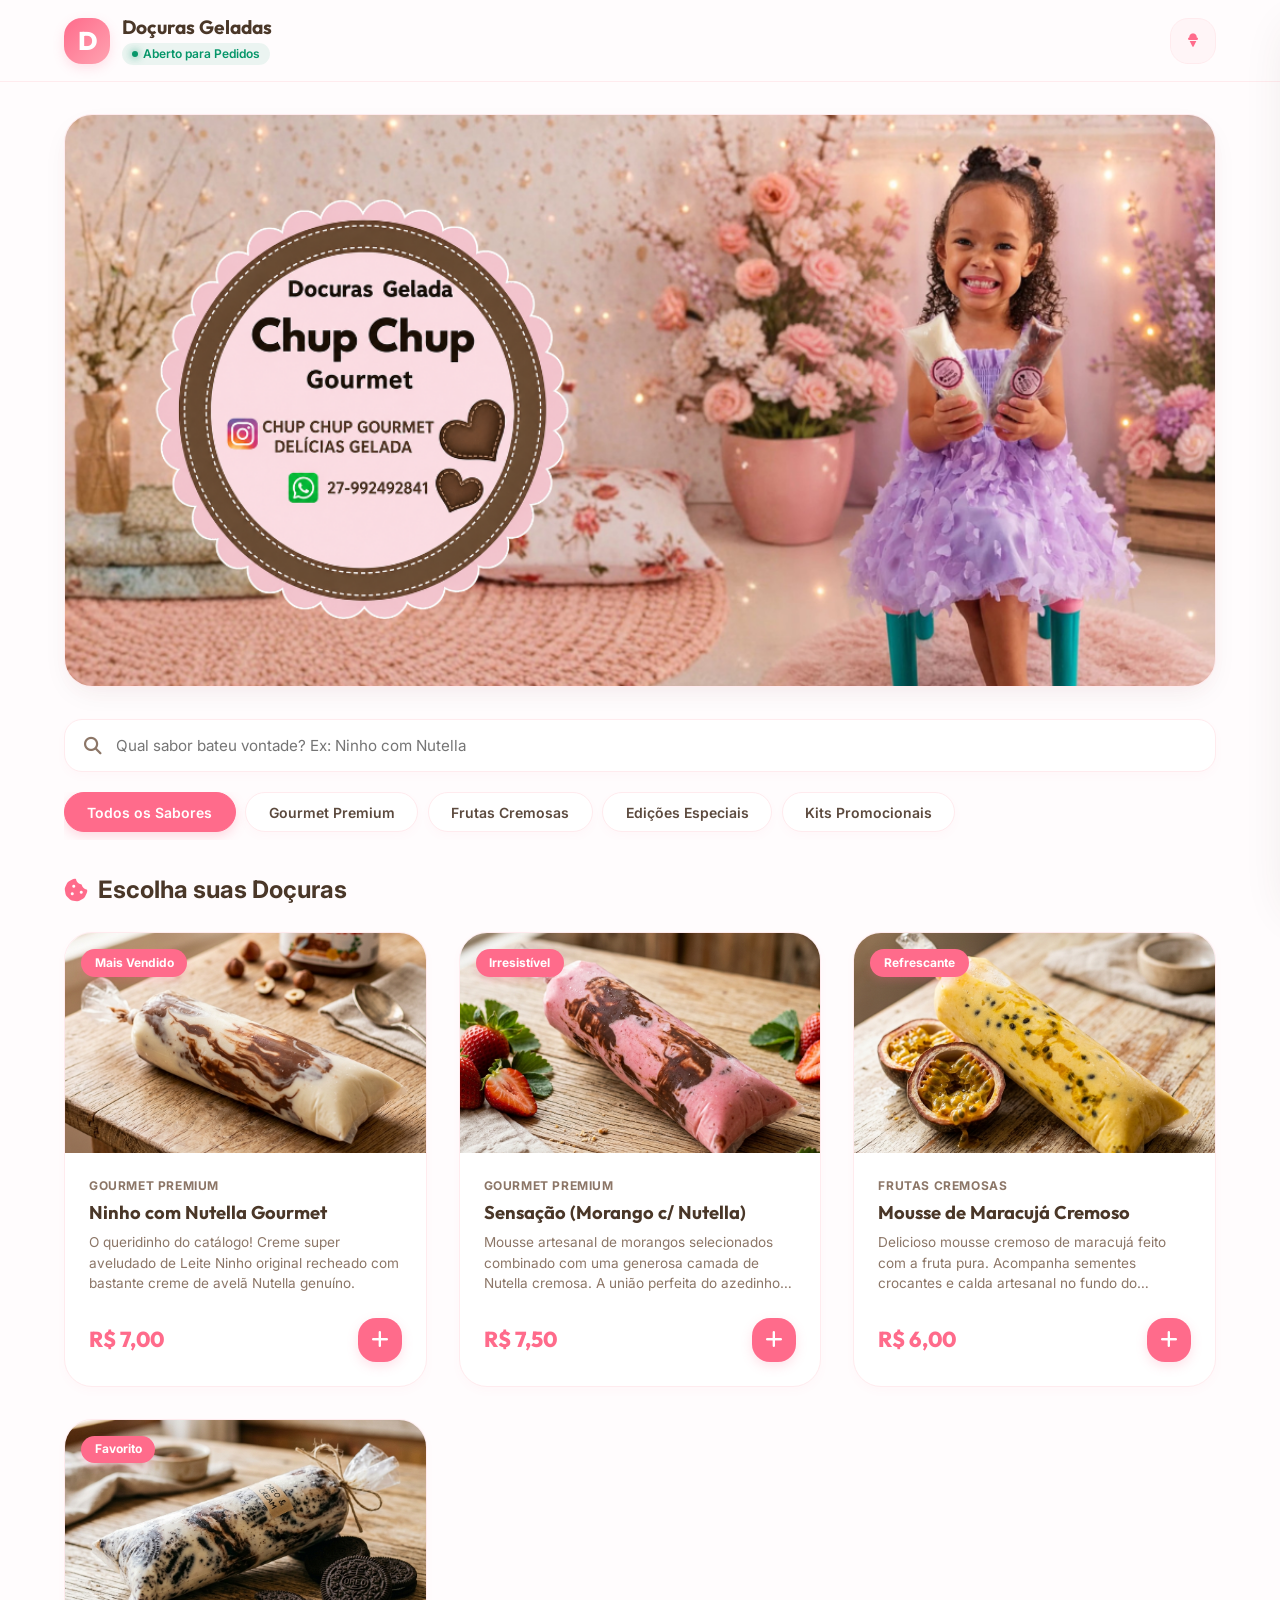
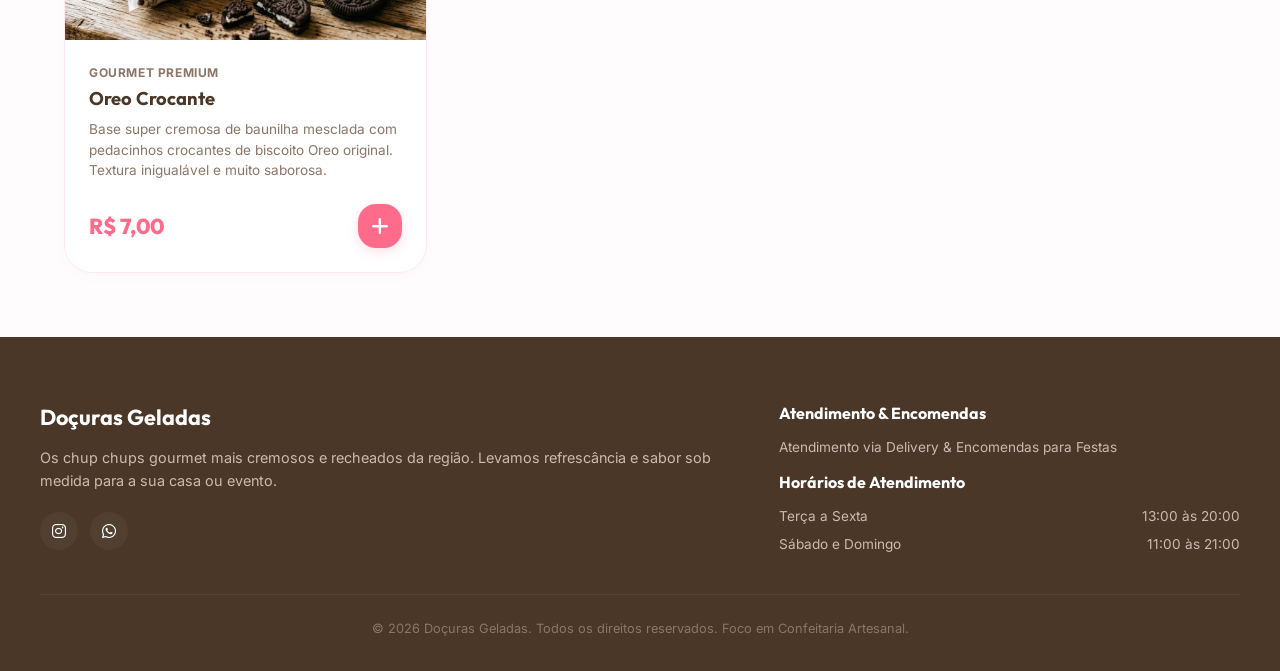
<file: index.html>
<!DOCTYPE html>
<html lang="pt-BR">
<head>
    <meta charset="UTF-8">
    <meta name="viewport" content="width=device-width, initial-scale=1.0">
    <title>Doçuras Geladas | Chup Chup Gourmet</title>
    
    <!-- Meta tags de SEO e Redes Sociais -->
    <meta name="description" content="Navegue em nosso cardápio de Chup Chup Gourmet, monte seu carrinho de doces e peça diretamente pelo WhatsApp! O sabor cremoso que você ama.">
    <meta property="og:title" content="Doçuras Geladas - Chup Chup Gourmet">
    <meta property="og:description" content="Monte seu carrinho com nossos deliciosos geladinhos gourmet e finalize o pedido no WhatsApp.">
    <meta property="og:type" content="website">
    
    <!-- Link para Folha de Estilos Principal -->
    <link rel="stylesheet" href="css/style.css">
    
    <!-- CDN de Ícones Premium (FontAwesome) -->
    <link rel="stylesheet" href="https://cdnjs.cloudflare.com/ajax/libs/font-awesome/6.4.0/css/all.min.css" integrity="sha512-iecdLmaskl7CVkqkXNQ/ZH/XLlvWZOJyj7Yy7tcenmpD1ypASozpmT/E0iPtmFIB46ZmdtAc9eNBvH0H/ZpiBw==" crossorigin="anonymous" referrerpolicy="no-referrer" />
</head>
<body>

    <!-- 1. Cabeçalho (Header) Glassmorphic -->
    <header>
        <div class="header-container">
            <div class="brand">
                <div class="brand-logo" id="store-logo-initial">D</div>
                <div class="brand-info">
                    <h1 id="store-name-title">Doçuras Geladas</h1>
                    <span class="brand-status" id="store-status">Aberto para Pedidos</span>
                </div>
            </div>
            
            <div class="header-actions">
                <button class="header-cart-btn" id="open-cart-btn" aria-label="Abrir Carrinho">
                    <i class="fa-solid fa-ice-cream"></i>
                    <span class="cart-badge" id="cart-badge-count" style="display: none;">0</span>
                </button>
            </div>
        </div>
    </header>

    <main>
        <!-- 2. Banner de Apresentação Candy (Hero Section) -->
        <section class="hero-section">
            <div class="hero-banner-single">
                <img src="imagens/Instagram_files/Maria 1.png" alt="Doçuras Geladas - Chup Chup Gourmet" class="hero-single-image">
            </div>
        </section>

        <!-- 3. Barra de Busca e Filtros de Categorias -->
        <section class="search-filter-section">
            <div class="search-bar-wrapper">
                <i class="fa-solid fa-magnifying-glass search-icon"></i>
                <input type="text" id="search-input" class="search-input" placeholder="Qual sabor bateu vontade? Ex: Ninho com Nutella">
            </div>
            
            <nav class="categories-wrapper" id="categories-list" aria-label="Categorias de gelados">
                <!-- Inserido dinamicamente via JS -->
            </nav>
        </section>

        <!-- 4. Catálogo de Produtos -->
        <section class="catalog-section">
            <h2 class="section-title">
                <i class="fa-solid fa-cookie-bite" style="color: var(--primary);"></i>
                <span>Escolha suas Doçuras</span>
            </h2>
            
            <div class="products-grid" id="products-grid">
                <!-- Inserido dinamicamente via JS -->
            </div>
        </section>
    </main>

    <!-- 5. Botão Flutuante de Carrinho Móvel -->
    <button class="cart-float-btn" id="cart-float-btn">
        <i class="fa-solid fa-ice-cream"></i>
        <span>Ver minhas doçuras</span>
        <span class="cart-float-btn-badge" id="cart-float-badge-count">0</span>
    </button>

    <!-- 6. Sidebar/Gaveta do Carrinho de Compras -->
    <div class="cart-overlay" id="cart-overlay"></div>
    <aside class="cart-sidebar" id="cart-sidebar">
        <div class="cart-header">
            <h2 class="cart-title">
                <i class="fa-solid fa-ice-cream" style="color: var(--primary);"></i>
                <span>Minhas Doçuras</span>
            </h2>
            <button class="close-cart-btn" id="close-cart-btn" aria-label="Fechar Carrinho">
                <i class="fa-solid fa-xmark"></i>
            </button>
        </div>
        
        <div class="cart-items-container" id="cart-items">
            <!-- Renderizado dinamicamente via JS ou estado vazio -->
        </div>
        
        <div class="cart-footer">
            <div class="cart-summary-line">
                <span>Subtotal</span>
                <span id="cart-subtotal">R$ 0,00</span>
            </div>
            <div class="cart-summary-line">
                <span>Taxa de Entrega</span>
                <span id="cart-delivery-fee">R$ 0,00</span>
            </div>
            <div class="cart-summary-total">
                <span>Total do Pedido</span>
                <span id="cart-total">R$ 0,00</span>
            </div>
            
            <button class="checkout-btn" id="checkout-btn" disabled>
                <span>Avançar para Entrega</span>
                <i class="fa-solid fa-arrow-right"></i>
            </button>
        </div>
    </aside>

    <!-- 7. Modal de Finalização do Pedido (Checkout) -->
    <div class="modal" id="checkout-modal">
        <div class="modal-backdrop" id="modal-backdrop"></div>
        <div class="modal-content">
            <div class="modal-header">
                <h2><i class="fa-solid fa-truck" style="color: var(--primary); margin-right: 0.5rem;"></i>Detalhes da Entrega</h2>
                <button class="close-cart-btn" id="close-modal-btn" aria-label="Fechar Modal">
                    <i class="fa-solid fa-xmark"></i>
                </button>
            </div>
            
            <form id="checkout-form" onsubmit="event.preventDefault();">
                <div class="modal-body">
                    <!-- Nome do Cliente -->
                    <div class="form-group">
                        <label for="client-name">Seu Nome completo *</label>
                        <input type="text" id="client-name" class="form-control" placeholder="Ex: Maria de Souza" required>
                    </div>

                    <!-- Telefone de Contato -->
                    <div class="form-group">
                        <label for="client-phone">WhatsApp para contato *</label>
                        <input type="tel" id="client-phone" class="form-control" placeholder="Ex: (11) 99999-9999" required>
                    </div>

                    <!-- Endereço de Entrega Completo -->
                    <div class="form-group">
                        <label for="client-address">Endereço de Entrega *</label>
                        <input type="text" id="client-address" class="form-control" placeholder="Rua, número, bairro e complemento" required>
                    </div>

                    <!-- Ponto de Referência opcional -->
                    <div class="form-group">
                        <label for="client-reference">Ponto de Referência</label>
                        <input type="text" id="client-reference" class="form-control" placeholder="Ex: Próximo à pracinha da igreja">
                    </div>

                    <!-- Forma de Pagamento -->
                    <div class="form-row">
                        <div class="form-group">
                            <label for="payment-method">Forma de Pagamento *</label>
                            <select id="payment-method" class="form-control" required>
                                <!-- Inserido dinamicamente via JS -->
                            </select>
                        </div>
                        
                        <!-- Campo Dinâmico de Troco -->
                        <div class="form-group" id="troco-wrapper">
                            <label for="troco-value">Troco para quanto?</label>
                            <input type="text" id="troco-value" class="form-control" placeholder="Ex: 50 ou 100">
                        </div>
                    </div>
                </div>
                
                <div class="modal-footer">
                    <button type="submit" class="submit-order-btn" id="submit-order-btn">
                        <i class="fa-brands fa-whatsapp"></i>
                        <span>Enviar Pedido pelo WhatsApp</span>
                    </button>
                </div>
            </form>
        </div>
    </div>

    <!-- 8. Rodapé (Footer) -->
    <footer class="main-footer">
        <div class="footer-container">
            <div class="footer-info">
                <h3 id="footer-store-name">Doçuras Geladas</h3>
                <p>Os chup chups gourmet mais cremosos e recheados da região. Levamos refrescância e sabor sob medida para a sua casa ou evento.</p>
                <div class="footer-socials">
                    <a href="#" class="social-link" id="footer-instagram" target="_blank" aria-label="Instagram"><i class="fa-brands fa-instagram"></i></a>
                    <a href="#" class="social-link" id="footer-whatsapp-direct" target="_blank" aria-label="WhatsApp Fale Conosco"><i class="fa-brands fa-whatsapp"></i></a>
                </div>
            </div>
            <div class="footer-hours">
                <h4>Atendimento & Encomendas</h4>
                <p id="footer-address" style="font-size: 0.85rem; margin-bottom: 0.75rem;">Delivery na Região - Consulte taxas e bairros</p>
                <h4>Horários de Atendimento</h4>
                <ul>
                    <li><span>Terça a Sexta</span> <span>13:00 às 20:00</span></li>
                    <li><span>Sábado e Domingo</span> <span>11:00 às 21:00</span></li>
                </ul>
            </div>
        </div>
        <div class="footer-bottom">
            <p>&copy; <span id="current-year">2026</span> <span id="copyright-store-name">Doçuras Geladas</span>. Todos os direitos reservados. Foco em Confeitaria Artesanal.</p>
        </div>
    </footer>

    <!-- Scripts da Aplicação (Configurações primeiro, depois a lógica) -->
    <script src="js/products.js"></script>
    <script src="js/app.js"></script>
</body>
</html>
</file>
<file: css/style.css>
/* -------------------------------------------------------------
   Design System - Doçuras Geladas (Candy Colors Theme)
   Estilo Premium, Doce, Limpo e Otimizado
------------------------------------------------------------- */

/* Importação de Fontes Premium do Google */
@import url('https://fonts.googleapis.com/css2?family=Inter:wght@300;400;500;600;700&family=Outfit:wght@400;500;600;700;800&display=swap');

:root {
    /* Cores do Tema Candy Gourmet */
    --primary: #ff6b8b;          /* Rosa Morango/Cereja Chiclete */
    --primary-hover: #e05270;    /* Rosa Mais Escuro vibrante */
    --secondary: #4a3728;        /* Marrom Trufa de Chocolate / Cacau 70% (Títulos e Texto) */
    --accent: #ffd166;           /* Amarelo Creme de Baunilha (Destaques) */
    --danger: #ef4444;           /* Vermelho para Erros / Remover */
    
    /* Tons Suaves de Fundo */
    --bg-light: #fffcfd;         /* Branco Baunilha com toque rosado suave */
    --bg-card: #ffffff;          /* Branco Puro */
    --border-color: #ffebee;     /* Rosa Bebê suave para divisórias e bordas */
    --text-main: #5c4a3e;        /* Cor do Texto - Marrom Suave de Leitura */
    --text-muted: #8c7667;       /* Cor de Textos Secundários - Cacau Suave */
    
    /* Efeitos e Layout */
    --radius-sm: 10px;
    --radius-md: 18px;
    --radius-lg: 28px;
    --radius-pill: 9999px;
    --shadow-sm: 0 4px 10px rgba(255, 107, 139, 0.03);
    --shadow-md: 0 10px 30px -8px rgba(74, 55, 40, 0.08), 0 8px 20px -8px rgba(255, 107, 139, 0.05);
    --shadow-lg: 0 20px 45px -12px rgba(74, 55, 40, 0.12);
    --transition: all 0.35s cubic-bezier(0.4, 0, 0.2, 1);
    --transition-fast: all 0.15s ease;
}

/* Reset Básico */
* {
    margin: 0;
    padding: 0;
    box-sizing: border-box;
    font-family: 'Inter', sans-serif;
    -webkit-tap-highlight-color: transparent;
}

body {
    background-color: var(--bg-light);
    color: var(--text-main);
    line-height: 1.5;
    overflow-x: hidden;
}

h1, h2, h3, h4, h5, h6 {
    font-family: 'Outfit', sans-serif;
    color: var(--secondary);
    font-weight: 700;
}

/* Scrollbar Personalizado Doce */
::-webkit-scrollbar {
    width: 8px;
    height: 8px;
}
::-webkit-scrollbar-track {
    background: var(--bg-light);
}
::-webkit-scrollbar-thumb {
    background: #ffd3b6;
    border-radius: var(--radius-pill);
}
::-webkit-scrollbar-thumb:hover {
    background: var(--primary);
}

/* -------------------------------------------------------------
   Layout & Estrutura
------------------------------------------------------------- */
header {
    background: rgba(255, 252, 253, 0.85);
    backdrop-filter: blur(18px);
    -webkit-backdrop-filter: blur(18px);
    border-bottom: 1px solid var(--border-color);
    position: sticky;
    top: 0;
    z-index: 100;
    transition: var(--transition);
}

.header-container {
    max-width: 1200px;
    margin: 0 auto;
    padding: 1rem 1.5rem;
    display: flex;
    justify-content: space-between;
    align-items: center;
}

.brand {
    display: flex;
    align-items: center;
    gap: 0.75rem;
}

.brand-logo {
    background: linear-gradient(135deg, var(--primary), #ffa3b1);
    color: white;
    width: 46px;
    height: 46px;
    border-radius: var(--radius-md);
    display: flex;
    align-items: center;
    justify-content: center;
    font-size: 1.6rem;
    font-weight: 800;
    font-family: 'Outfit', sans-serif;
    box-shadow: 0 4px 12px rgba(255, 107, 139, 0.2);
}

.brand-info h1 {
    font-size: 1.2rem;
    line-height: 1.2;
    color: var(--secondary);
}

.brand-status {
    display: inline-flex;
    align-items: center;
    gap: 0.35rem;
    font-size: 0.75rem;
    font-weight: 600;
    color: #059669; /* Verde para Aberto */
    background: rgba(5, 150, 105, 0.08);
    padding: 0.15rem 0.6rem;
    border-radius: var(--radius-pill);
    margin-top: 0.15rem;
}

.brand-status::before {
    content: '';
    width: 6px;
    height: 6px;
    background-color: #059669;
    border-radius: 50%;
    display: inline-block;
    box-shadow: 0 0 8px #059669;
}

.header-actions {
    display: flex;
    align-items: center;
    gap: 1rem;
}

/* -------------------------------------------------------------
   Hero Banner Candy
------------------------------------------------------------- */
.hero-section {
    max-width: 1200px;
    margin: 2rem auto 1rem;
    padding: 0 1.5rem;
}

.hero-banner-single {
    width: 100%;
    border-radius: var(--radius-lg);
    overflow: hidden;
    box-shadow: var(--shadow-md);
    border: 1px solid var(--border-color);
    background-color: #fff5f7;
    transition: var(--transition);
    animation: fadeIn 0.8s ease-out;
    line-height: 0; /* remove espaco extra abaixo da imagem */
}

.hero-banner-single:hover {
    transform: translateY(-4px);
    box-shadow: var(--shadow-lg);
}

.hero-single-image {
    width: 100%;
    height: auto;
    display: block;
    object-fit: contain;
    transition: var(--transition);
}

.hero-single-image:hover {
    transform: scale(1.02);
}

/* -------------------------------------------------------------
   Navegação por Categorias e Busca
------------------------------------------------------------- */
.search-filter-section {
    max-width: 1200px;
    margin: 1.5rem auto;
    padding: 0 1.5rem;
    position: sticky;
    top: 79px;
    background: var(--bg-light);
    z-index: 90;
    padding-top: 0.5rem;
    padding-bottom: 0.5rem;
}

.search-bar-wrapper {
    position: relative;
    margin-bottom: 1.25rem;
}

.search-input {
    width: 100%;
    padding: 1rem 1rem 1rem 3.2rem;
    font-size: 0.95rem;
    background-color: var(--bg-card);
    border: 1.5px solid var(--border-color);
    border-radius: var(--radius-md);
    color: var(--secondary);
    box-shadow: var(--shadow-sm);
    transition: var(--transition);
    outline: none;
}

.search-input:focus {
    border-color: var(--primary);
    box-shadow: 0 0 0 4px rgba(255, 107, 139, 0.08);
}

.search-icon {
    position: absolute;
    left: 1.25rem;
    top: 50%;
    transform: translateY(-50%);
    color: var(--text-muted);
    font-size: 1.1rem;
    pointer-events: none;
}

.categories-wrapper {
    display: flex;
    gap: 0.6rem;
    overflow-x: auto;
    padding-bottom: 0.5rem;
    scrollbar-width: none;
}

.categories-wrapper::-webkit-scrollbar {
    display: none;
}

.category-btn {
    padding: 0.65rem 1.4rem;
    background-color: var(--bg-card);
    color: var(--text-main);
    border: 1px solid var(--border-color);
    border-radius: var(--radius-pill);
    font-size: 0.875rem;
    font-weight: 600;
    cursor: pointer;
    white-space: nowrap;
    transition: var(--transition);
    box-shadow: var(--shadow-sm);
}

.category-btn:hover {
    border-color: var(--primary);
    color: var(--primary);
    background-color: #fff5f7;
}

.category-btn.active {
    background-color: var(--primary);
    color: white;
    border-color: var(--primary);
    box-shadow: 0 4px 12px rgba(255, 107, 139, 0.25);
}

/* -------------------------------------------------------------
   Catálogo de Produtos (Grid)
------------------------------------------------------------- */
.catalog-section {
    max-width: 1200px;
    margin: 0 auto 4rem;
    padding: 0 1.5rem;
}

.section-title {
    font-size: 1.5rem;
    margin-bottom: 1.5rem;
    display: flex;
    align-items: center;
    gap: 0.6rem;
    color: var(--secondary);
}

.products-grid {
    display: grid;
    grid-template-columns: repeat(auto-fill, minmax(280px, 1fr));
    gap: 2rem;
}

.product-card {
    background-color: var(--bg-card);
    border-radius: var(--radius-lg);
    border: 1px solid var(--border-color);
    overflow: hidden;
    display: flex;
    flex-direction: column;
    height: 100%;
    transition: var(--transition);
    box-shadow: var(--shadow-sm);
    position: relative;
}

.product-card:hover {
    transform: translateY(-8px);
    box-shadow: var(--shadow-md);
    border-color: rgba(255, 107, 139, 0.15);
}

.product-image-container {
    width: 100%;
    height: 220px;
    position: relative;
    overflow: hidden;
    background-color: #fff5f7;
}

.product-image {
    width: 100%;
    height: 100%;
    object-fit: cover;
    transition: var(--transition);
}

.product-card:hover .product-image {
    transform: scale(1.08);
}

.product-badge {
    position: absolute;
    top: 1rem;
    left: 1rem;
    background-color: var(--primary);
    color: white;
    font-size: 0.75rem;
    font-weight: 700;
    padding: 0.3rem 0.85rem;
    border-radius: var(--radius-pill);
    box-shadow: 0 4px 8px rgba(255, 107, 139, 0.2);
    z-index: 10;
}

.product-info {
    padding: 1.5rem;
    display: flex;
    flex-direction: column;
    flex-grow: 1;
}

.product-category {
    font-size: 0.75rem;
    text-transform: uppercase;
    letter-spacing: 0.05em;
    color: var(--text-muted);
    font-weight: 700;
    margin-bottom: 0.35rem;
}

.product-name {
    font-size: 1.15rem;
    margin-bottom: 0.5rem;
    line-height: 1.3;
    color: var(--secondary);
}

.product-description {
    font-size: 0.85rem;
    color: var(--text-muted);
    margin-bottom: 1.5rem;
    display: -webkit-box;
    -webkit-line-clamp: 3;
    -webkit-box-orient: vertical;
    overflow: hidden;
    text-overflow: ellipsis;
    flex-grow: 1;
    line-height: 1.5;
}

.product-footer {
    display: flex;
    justify-content: space-between;
    align-items: center;
    margin-top: auto;
}

.product-price {
    font-family: 'Outfit', sans-serif;
    font-size: 1.35rem;
    font-weight: 800;
    color: var(--primary);
}

.add-to-cart-btn {
    background-color: var(--primary);
    color: white;
    border: none;
    border-radius: var(--radius-md);
    width: 44px;
    height: 44px;
    display: flex;
    align-items: center;
    justify-content: center;
    cursor: pointer;
    font-size: 1.2rem;
    box-shadow: 0 4px 12px rgba(255, 107, 139, 0.2);
    transition: var(--transition-fast);
}

.add-to-cart-btn:hover {
    background-color: var(--primary-hover);
    transform: scale(1.06);
    box-shadow: 0 6px 16px rgba(255, 107, 139, 0.3);
}

.add-to-cart-btn:active {
    transform: scale(0.95);
}

.no-results {
    grid-column: 1 / -1;
    text-align: center;
    padding: 4rem 1.5rem;
    color: var(--text-muted);
}

.no-results i {
    font-size: 3.5rem;
    color: #fce4e6;
    margin-bottom: 1rem;
}

/* -------------------------------------------------------------
   Botão do Carrinho Flutuante e Indicador do Header
------------------------------------------------------------- */
.header-cart-btn {
    background: transparent;
    border: none;
    cursor: pointer;
    position: relative;
    width: 46px;
    height: 46px;
    border-radius: var(--radius-md);
    background-color: #fff5f7;
    border: 1.5px solid var(--border-color);
    display: flex;
    align-items: center;
    justify-content: center;
    color: var(--primary);
    transition: var(--transition);
}

.header-cart-btn:hover {
    border-color: var(--primary);
    background-color: var(--primary);
    color: white;
}

.cart-badge {
    position: absolute;
    top: -6px;
    right: -6px;
    background-color: var(--secondary);
    color: white;
    font-size: 0.7rem;
    font-weight: 700;
    min-width: 20px;
    height: 20px;
    padding: 0 5px;
    border-radius: 50%;
    display: flex;
    align-items: center;
    justify-content: center;
    box-shadow: 0 2px 8px rgba(74, 55, 40, 0.25);
    animation: popBadge 0.3s ease-out;
}

.cart-float-btn {
    position: fixed;
    bottom: 1.5rem;
    right: 1.5rem;
    background-color: var(--primary);
    color: white;
    border: none;
    border-radius: var(--radius-pill);
    padding: 1.1rem 1.75rem;
    display: none;
    align-items: center;
    gap: 0.75rem;
    font-family: 'Outfit', sans-serif;
    font-weight: 700;
    font-size: 1rem;
    box-shadow: 0 10px 25px rgba(255, 107, 139, 0.45);
    cursor: pointer;
    z-index: 95;
    transition: var(--transition);
    animation: slideUpFloat 0.3s cubic-bezier(0.175, 0.885, 0.32, 1.275);
}

.cart-float-btn:hover {
    background-color: var(--primary-hover);
    transform: translateY(-4px) scale(1.02);
    box-shadow: 0 12px 30px rgba(255, 107, 139, 0.55);
}

.cart-float-btn-badge {
    background-color: white;
    color: var(--primary);
    font-size: 0.75rem;
    font-weight: 800;
    width: 24px;
    height: 24px;
    border-radius: 50%;
    display: flex;
    align-items: center;
    justify-content: center;
}

/* -------------------------------------------------------------
   Sidebar do Carrinho (Modal Gaveta)
------------------------------------------------------------- */
.cart-sidebar {
    position: fixed;
    top: 0;
    right: -420px;
    width: 100%;
    max-width: 420px;
    height: 100%;
    background-color: var(--bg-card);
    box-shadow: var(--shadow-lg);
    z-index: 200;
    display: flex;
    flex-direction: column;
    transition: right 0.45s cubic-bezier(0.16, 1, 0.3, 1);
}

.cart-sidebar.open {
    right: 0;
}

.cart-overlay {
    position: fixed;
    top: 0;
    left: 0;
    width: 100%;
    height: 100%;
    background-color: rgba(74, 55, 40, 0.3);
    backdrop-filter: blur(4px);
    z-index: 190;
    display: none;
    opacity: 0;
    transition: opacity 0.3s ease;
}

.cart-overlay.open {
    display: block;
    opacity: 1;
}

.cart-header {
    padding: 1.5rem;
    border-bottom: 1px solid var(--border-color);
    display: flex;
    justify-content: space-between;
    align-items: center;
}

.cart-title {
    font-size: 1.25rem;
    display: flex;
    align-items: center;
    gap: 0.5rem;
    color: var(--secondary);
}

.close-cart-btn {
    background: transparent;
    border: none;
    width: 36px;
    height: 36px;
    border-radius: 50%;
    color: var(--text-muted);
    cursor: pointer;
    display: flex;
    align-items: center;
    justify-content: center;
    font-size: 1.1rem;
    transition: var(--transition-fast);
}

.close-cart-btn:hover {
    background-color: var(--bg-light);
    color: var(--primary);
}

/* Itens do Carrinho */
.cart-items-container {
    flex-grow: 1;
    overflow-y: auto;
    padding: 1.5rem;
    display: flex;
    flex-direction: column;
    gap: 1.25rem;
}

.empty-cart-state {
    text-align: center;
    margin: auto 0;
    color: var(--text-muted);
}

.empty-cart-state i {
    font-size: 3.5rem;
    color: #fce4e6;
    margin-bottom: 1rem;
}

.cart-item {
    display: flex;
    gap: 1rem;
    align-items: center;
    padding-bottom: 1.25rem;
    border-bottom: 1px solid var(--border-color);
}

.cart-item-image {
    width: 68px;
    height: 68px;
    border-radius: var(--radius-md);
    object-fit: cover;
    background-color: #fff5f7;
}

.cart-item-details {
    flex-grow: 1;
}

.cart-item-name {
    font-size: 0.95rem;
    font-weight: 600;
    color: var(--secondary);
    margin-bottom: 0.25rem;
}

.cart-item-price {
    font-family: 'Outfit', sans-serif;
    font-size: 0.95rem;
    font-weight: 700;
    color: var(--primary);
}

.cart-item-controls {
    display: flex;
    align-items: center;
    gap: 0.75rem;
}

.quantity-controller {
    display: flex;
    align-items: center;
    background-color: var(--bg-light);
    border: 1px solid var(--border-color);
    border-radius: var(--radius-pill);
    padding: 0.25rem 0.6rem;
    gap: 0.6rem;
}

.qty-btn {
    background: transparent;
    border: none;
    width: 22px;
    height: 22px;
    display: flex;
    align-items: center;
    justify-content: center;
    font-size: 0.85rem;
    color: var(--secondary);
    cursor: pointer;
    font-weight: 700;
    border-radius: 50%;
    transition: var(--transition-fast);
}

.qty-btn:hover {
    background-color: var(--border-color);
}

.qty-number {
    font-size: 0.875rem;
    font-weight: 700;
    min-width: 14px;
    text-align: center;
    color: var(--secondary);
}

.remove-item-btn {
    background: transparent;
    border: none;
    color: var(--danger);
    cursor: pointer;
    font-size: 1rem;
    width: 32px;
    height: 32px;
    border-radius: 50%;
    display: flex;
    align-items: center;
    justify-content: center;
    transition: var(--transition-fast);
}

.remove-item-btn:hover {
    background-color: rgba(239, 68, 68, 0.08);
}

/* Footer do Carrinho */
.cart-footer {
    padding: 1.5rem;
    border-top: 1px solid var(--border-color);
    background-color: var(--bg-light);
}

.cart-summary-line {
    display: flex;
    justify-content: space-between;
    font-size: 0.9rem;
    color: var(--text-muted);
    margin-bottom: 0.5rem;
}

.cart-summary-total {
    display: flex;
    justify-content: space-between;
    font-size: 1.2rem;
    font-weight: 800;
    color: var(--secondary);
    margin-top: 0.75rem;
    padding-top: 0.75rem;
    border-top: 1px dashed var(--border-color);
}

.checkout-btn {
    width: 100%;
    background-color: var(--primary);
    color: white;
    border: none;
    border-radius: var(--radius-md);
    padding: 1rem;
    font-family: 'Outfit', sans-serif;
    font-weight: 700;
    font-size: 1rem;
    display: flex;
    align-items: center;
    justify-content: center;
    gap: 0.5rem;
    cursor: pointer;
    box-shadow: 0 4px 12px rgba(255, 107, 139, 0.25);
    margin-top: 1.25rem;
    transition: var(--transition);
}

.checkout-btn:hover {
    background-color: var(--primary-hover);
    box-shadow: 0 6px 16px rgba(255, 107, 139, 0.4);
}

.checkout-btn:disabled {
    background-color: #ebd3d7;
    color: #a68c90;
    cursor: not-allowed;
    box-shadow: none;
}

/* -------------------------------------------------------------
   Modal de Checkout (Formulário)
------------------------------------------------------------- */
.modal {
    position: fixed;
    top: 0;
    left: 0;
    width: 100%;
    height: 100%;
    z-index: 250;
    display: flex;
    align-items: center;
    justify-content: center;
    padding: 1rem;
    visibility: hidden;
    opacity: 0;
    transition: var(--transition);
}

.modal.open {
    visibility: visible;
    opacity: 1;
}

.modal-backdrop {
    position: absolute;
    width: 100%;
    height: 100%;
    background-color: rgba(74, 55, 40, 0.45);
    backdrop-filter: blur(6px);
}

.modal-content {
    background-color: var(--bg-card);
    width: 100%;
    max-width: 500px;
    border-radius: var(--radius-lg);
    box-shadow: var(--shadow-lg);
    position: relative;
    z-index: 10;
    max-height: 90vh;
    display: flex;
    flex-direction: column;
    overflow: hidden;
    transform: scale(0.9);
    transition: var(--transition);
    border: 1px solid var(--border-color);
}

.modal.open .modal-content {
    transform: scale(1);
}

.modal-header {
    padding: 1.5rem;
    border-bottom: 1px solid var(--border-color);
    display: flex;
    justify-content: space-between;
    align-items: center;
}

.modal-body {
    padding: 1.5rem;
    overflow-y: auto;
    display: flex;
    flex-direction: column;
    gap: 1.25rem;
}

.form-group {
    display: flex;
    flex-direction: column;
    gap: 0.4rem;
}

.form-group label {
    font-size: 0.85rem;
    font-weight: 700;
    color: var(--secondary);
}

.form-control {
    width: 100%;
    padding: 0.8rem 1rem;
    font-size: 0.9rem;
    border: 1.5px solid var(--border-color);
    border-radius: var(--radius-md);
    background-color: var(--bg-light);
    color: var(--secondary);
    outline: none;
    transition: var(--transition-fast);
}

.form-control:focus {
    background-color: white;
    border-color: var(--primary);
    box-shadow: 0 0 0 3px rgba(255, 107, 139, 0.08);
}

.form-row {
    display: grid;
    grid-template-columns: 2fr 1fr;
    gap: 1rem;
}

select.form-control {
    appearance: none;
    background-image: url("data:image/svg+xml;charset=UTF-8,%3Csvg xmlns='http://www.w3.org/2000/svg' width='24' height='24' viewBox='0 0 24 24' fill='none' stroke='%238c7667' stroke-width='2' stroke-linecap='round' stroke-linejoin='round'%3E%3Cpolyline points='6 9 12 15 18 9'%3E%3C/polyline%3E%3C/svg%3E");
    background-repeat: no-repeat;
    background-position: right 1rem center;
    background-size: 1.1em;
    padding-right: 2.5rem;
}

#troco-wrapper {
    display: none;
    animation: fadeIn 0.25s ease-out;
}

.modal-footer {
    padding: 1.25rem 1.5rem;
    border-top: 1px solid var(--border-color);
    background-color: var(--bg-light);
}

.submit-order-btn {
    width: 100%;
    background-color: #25d366;
    color: white;
    border: none;
    border-radius: var(--radius-md);
    padding: 1.1rem;
    font-family: 'Outfit', sans-serif;
    font-weight: 700;
    font-size: 1rem;
    display: flex;
    align-items: center;
    justify-content: center;
    gap: 0.6rem;
    cursor: pointer;
    box-shadow: 0 4px 12px rgba(37, 211, 102, 0.25);
    transition: var(--transition);
}

.submit-order-btn:hover {
    background-color: #20ba5a;
    box-shadow: 0 6px 16px rgba(37, 211, 102, 0.4);
}

/* -------------------------------------------------------------
   Rodapé do Site
------------------------------------------------------------- */
footer.main-footer {
    background-color: var(--secondary);
    color: #cbbab0;
    padding: 4rem 1.5rem 2rem;
    margin-top: auto;
}

.footer-container {
    max-width: 1200px;
    margin: 0 auto;
    display: grid;
    grid-template-columns: 1.2fr 0.8fr;
    gap: 3rem;
    padding-bottom: 2.5rem;
    border-bottom: 1px solid rgba(255, 255, 255, 0.05);
}

.footer-info h3 {
    color: white;
    font-size: 1.35rem;
    margin-bottom: 0.75rem;
}

.footer-info p {
    font-size: 0.9rem;
    line-height: 1.6;
}

.footer-socials {
    display: flex;
    gap: 0.75rem;
    margin-top: 1.25rem;
}

.social-link {
    width: 38px;
    height: 38px;
    background-color: rgba(255, 255, 255, 0.04);
    color: white;
    border-radius: 50%;
    display: flex;
    align-items: center;
    justify-content: center;
    text-decoration: none;
    transition: var(--transition-fast);
}

.social-link:hover {
    background-color: var(--primary);
    transform: translateY(-3px);
    box-shadow: 0 4px 10px rgba(255, 107, 139, 0.3);
}

.footer-hours h4 {
    color: white;
    font-size: 1rem;
    margin-bottom: 0.75rem;
}

.footer-hours ul {
    list-style: none;
    font-size: 0.85rem;
    display: flex;
    flex-direction: column;
    gap: 0.5rem;
}

.footer-hours li {
    display: flex;
    justify-content: space-between;
}

.footer-bottom {
    max-width: 1200px;
    margin: 1.5rem auto 0;
    text-align: center;
    font-size: 0.8rem;
    color: #8c7667;
}

/* -------------------------------------------------------------
   Animações
------------------------------------------------------------- */
@keyframes popBadge {
    0% { transform: scale(0); }
    80% { transform: scale(1.2); }
    100% { transform: scale(1); }
}

@keyframes slideUpFloat {
    from {
        transform: translateY(100px) scale(0.8);
        opacity: 0;
    }
    to {
        transform: translateY(0) scale(1);
        opacity: 1;
    }
}

@keyframes fadeIn {
    from { opacity: 0; transform: translateY(-5px); }
    to { opacity: 1; transform: translateY(0); }
}

/* -------------------------------------------------------------
   Responsividade
------------------------------------------------------------- */
@media (max-width: 768px) {
    .header-container {
        padding: 0.75rem 1rem;
    }
    
    .hero-banner-single {
        height: auto;
        margin-top: 1rem;
    }
    
    .search-filter-section {
        top: 63px;
        padding-left: 1rem;
        padding-right: 1rem;
    }
    
    .catalog-section {
        padding: 0 1rem 5rem;
    }
    
    .footer-container {
        grid-template-columns: 1fr;
        gap: 2.5rem;
    }
    
    .cart-float-btn {
        display: flex;
        bottom: 1rem;
        left: 1rem;
        right: 1rem;
        justify-content: center;
        border-radius: var(--radius-md);
        padding: 1.1rem;
    }
    
    .cart-sidebar {
        right: -100%;
        max-width: 100%;
        height: 100%;
    }
    
    .cart-sidebar.open {
        right: 0;
    }
    
    .modal-content {
        max-height: 95vh;
    }
}
</file>
